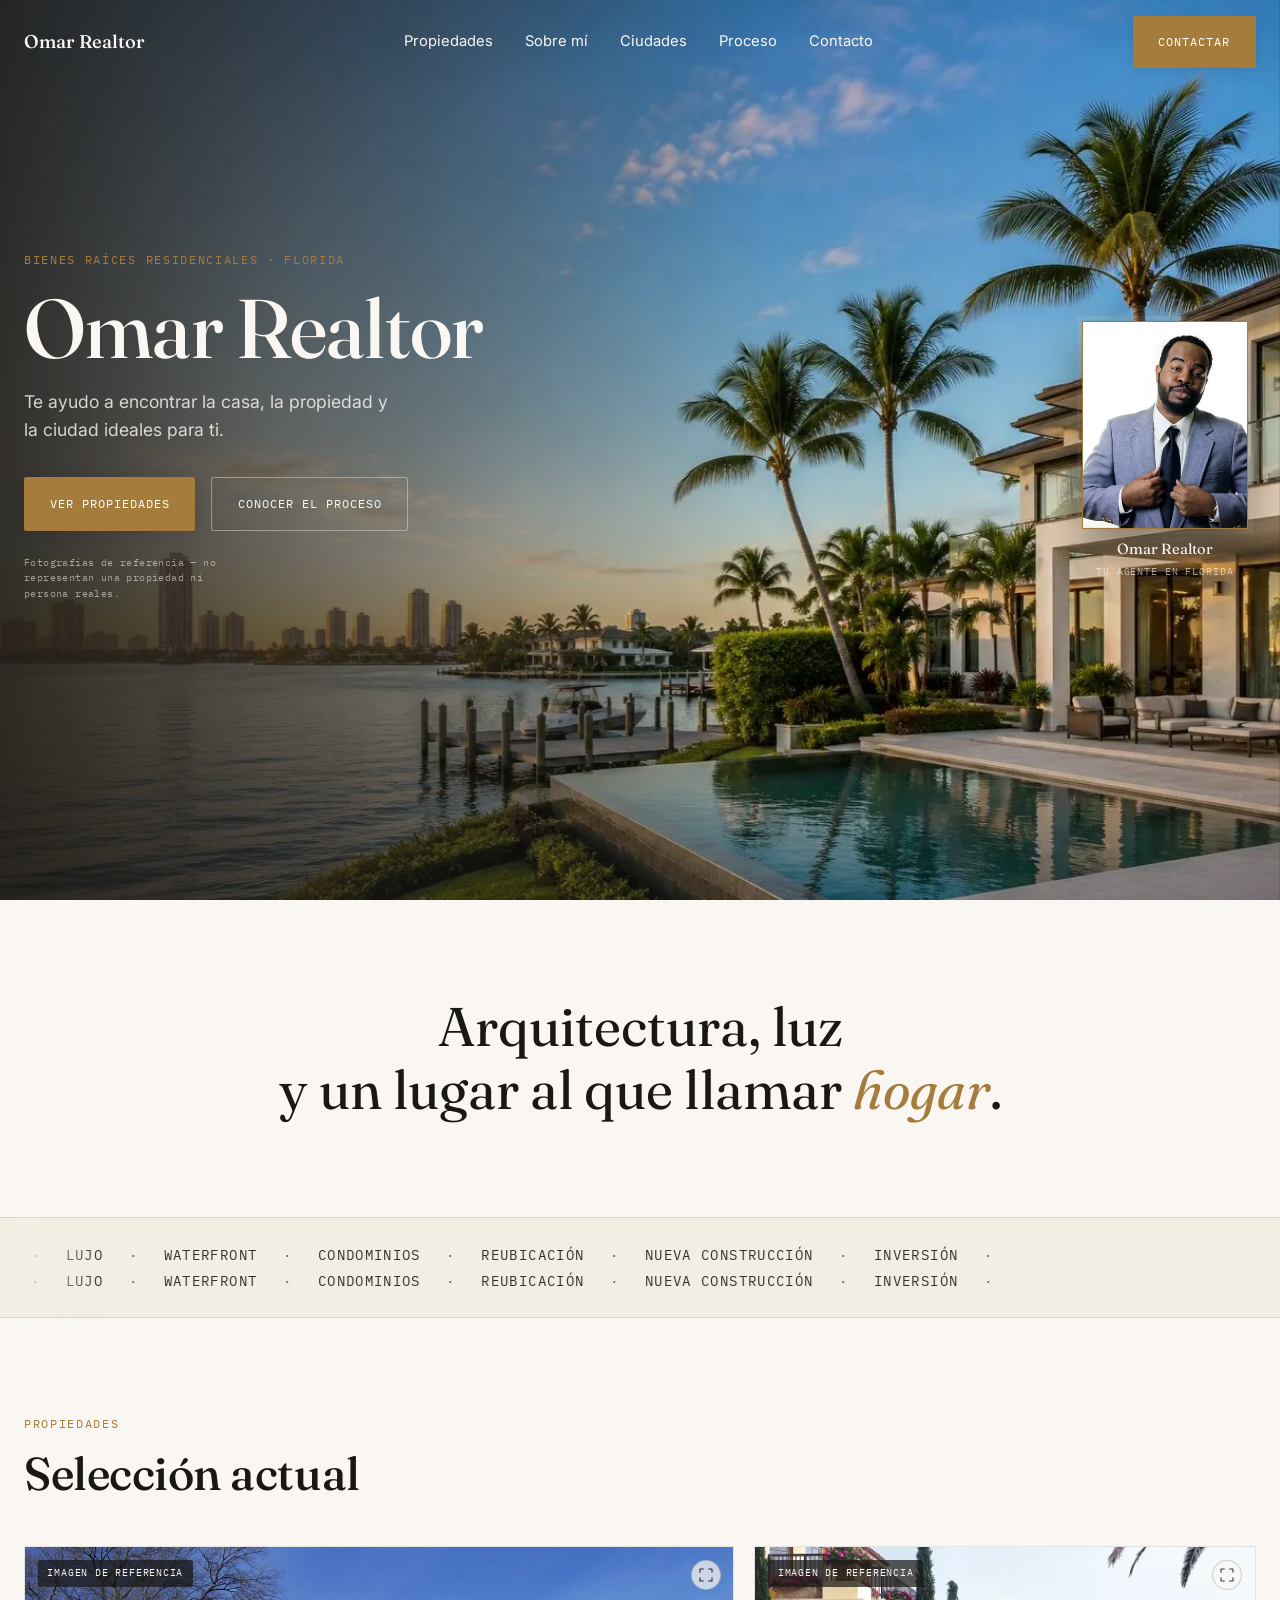
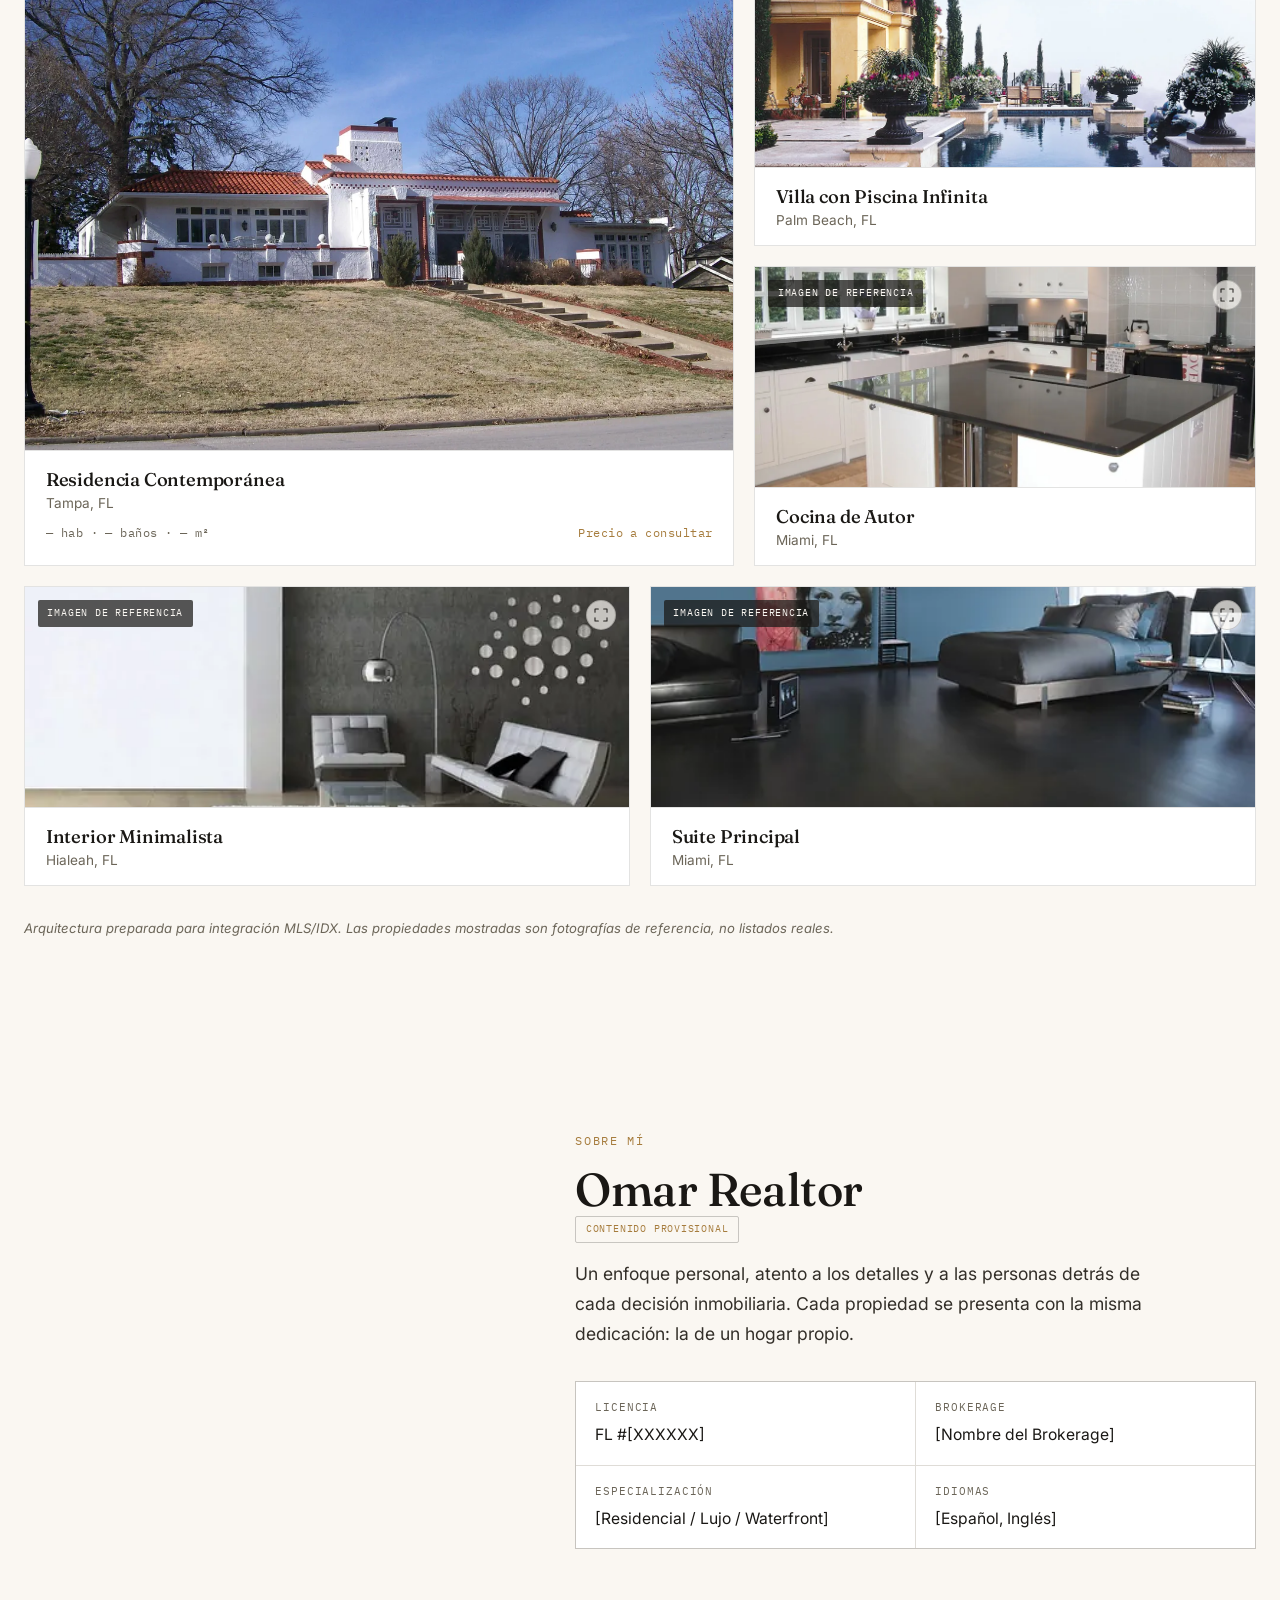
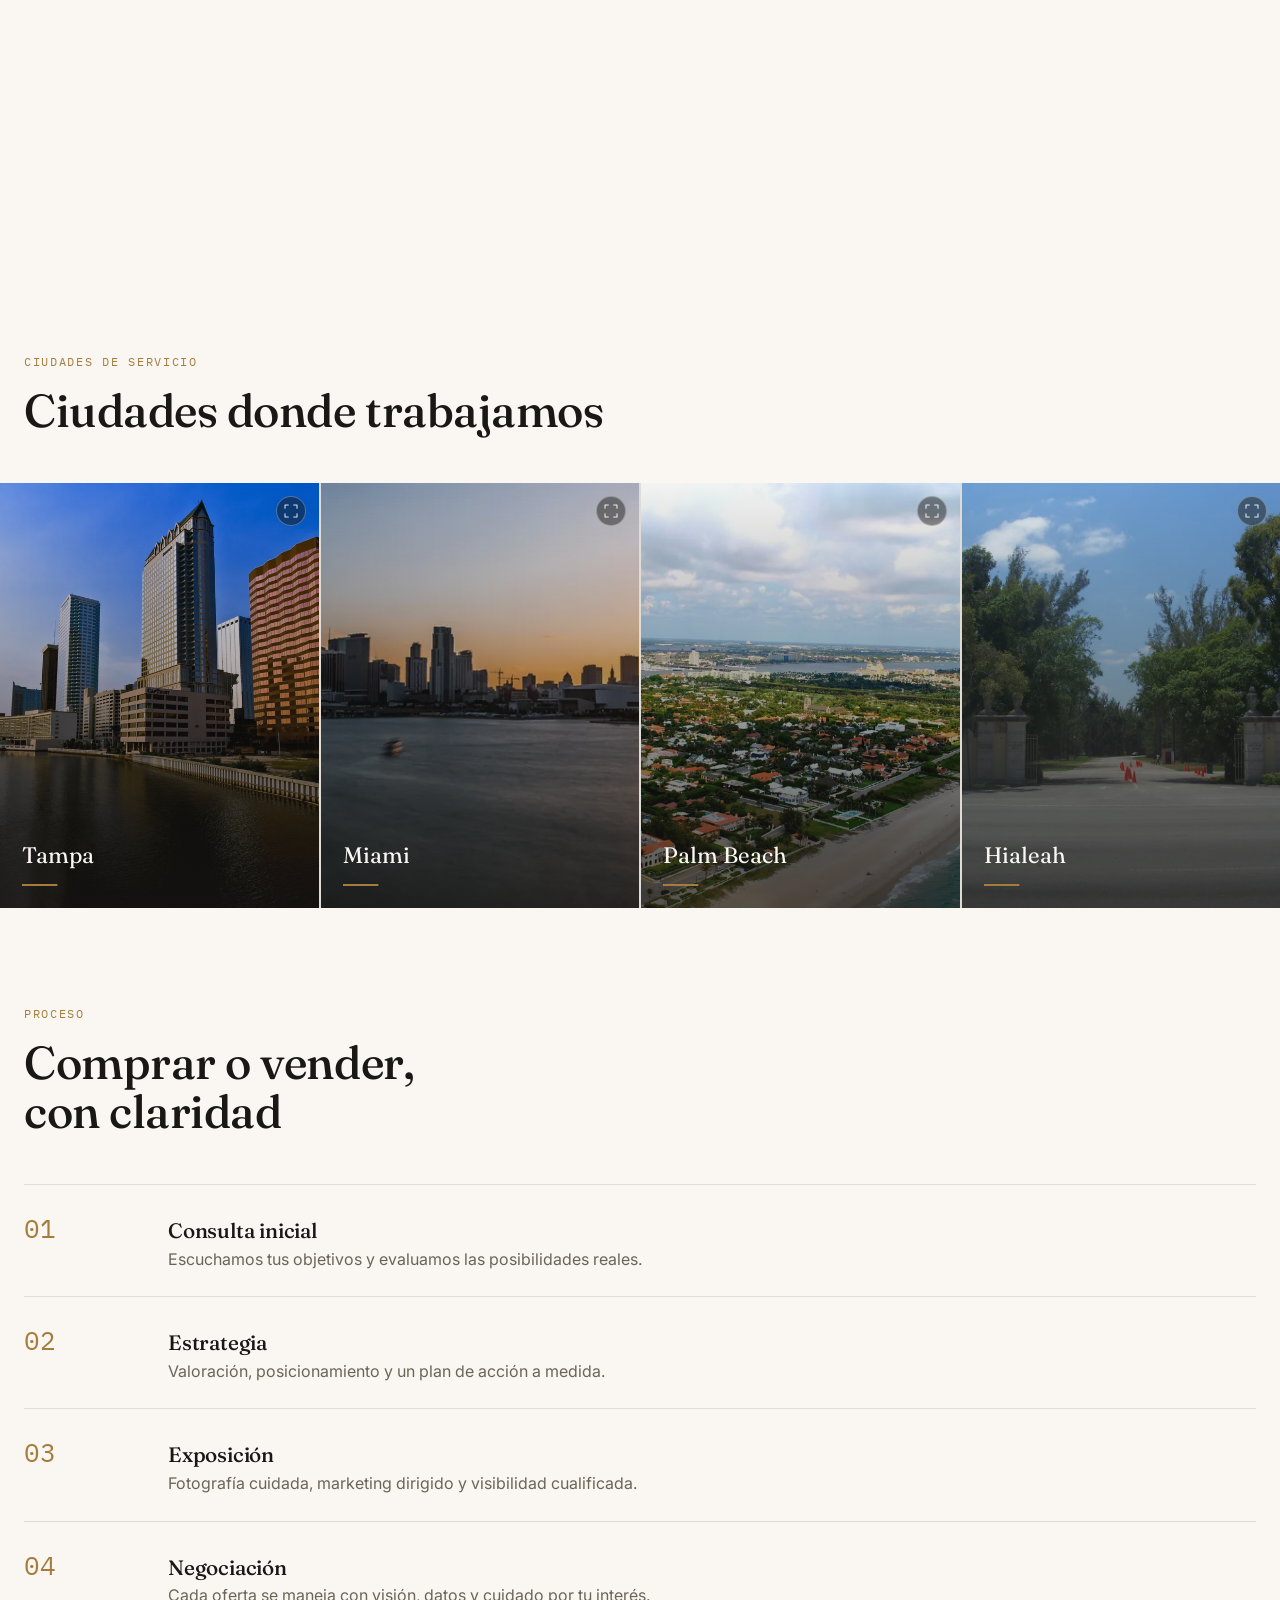
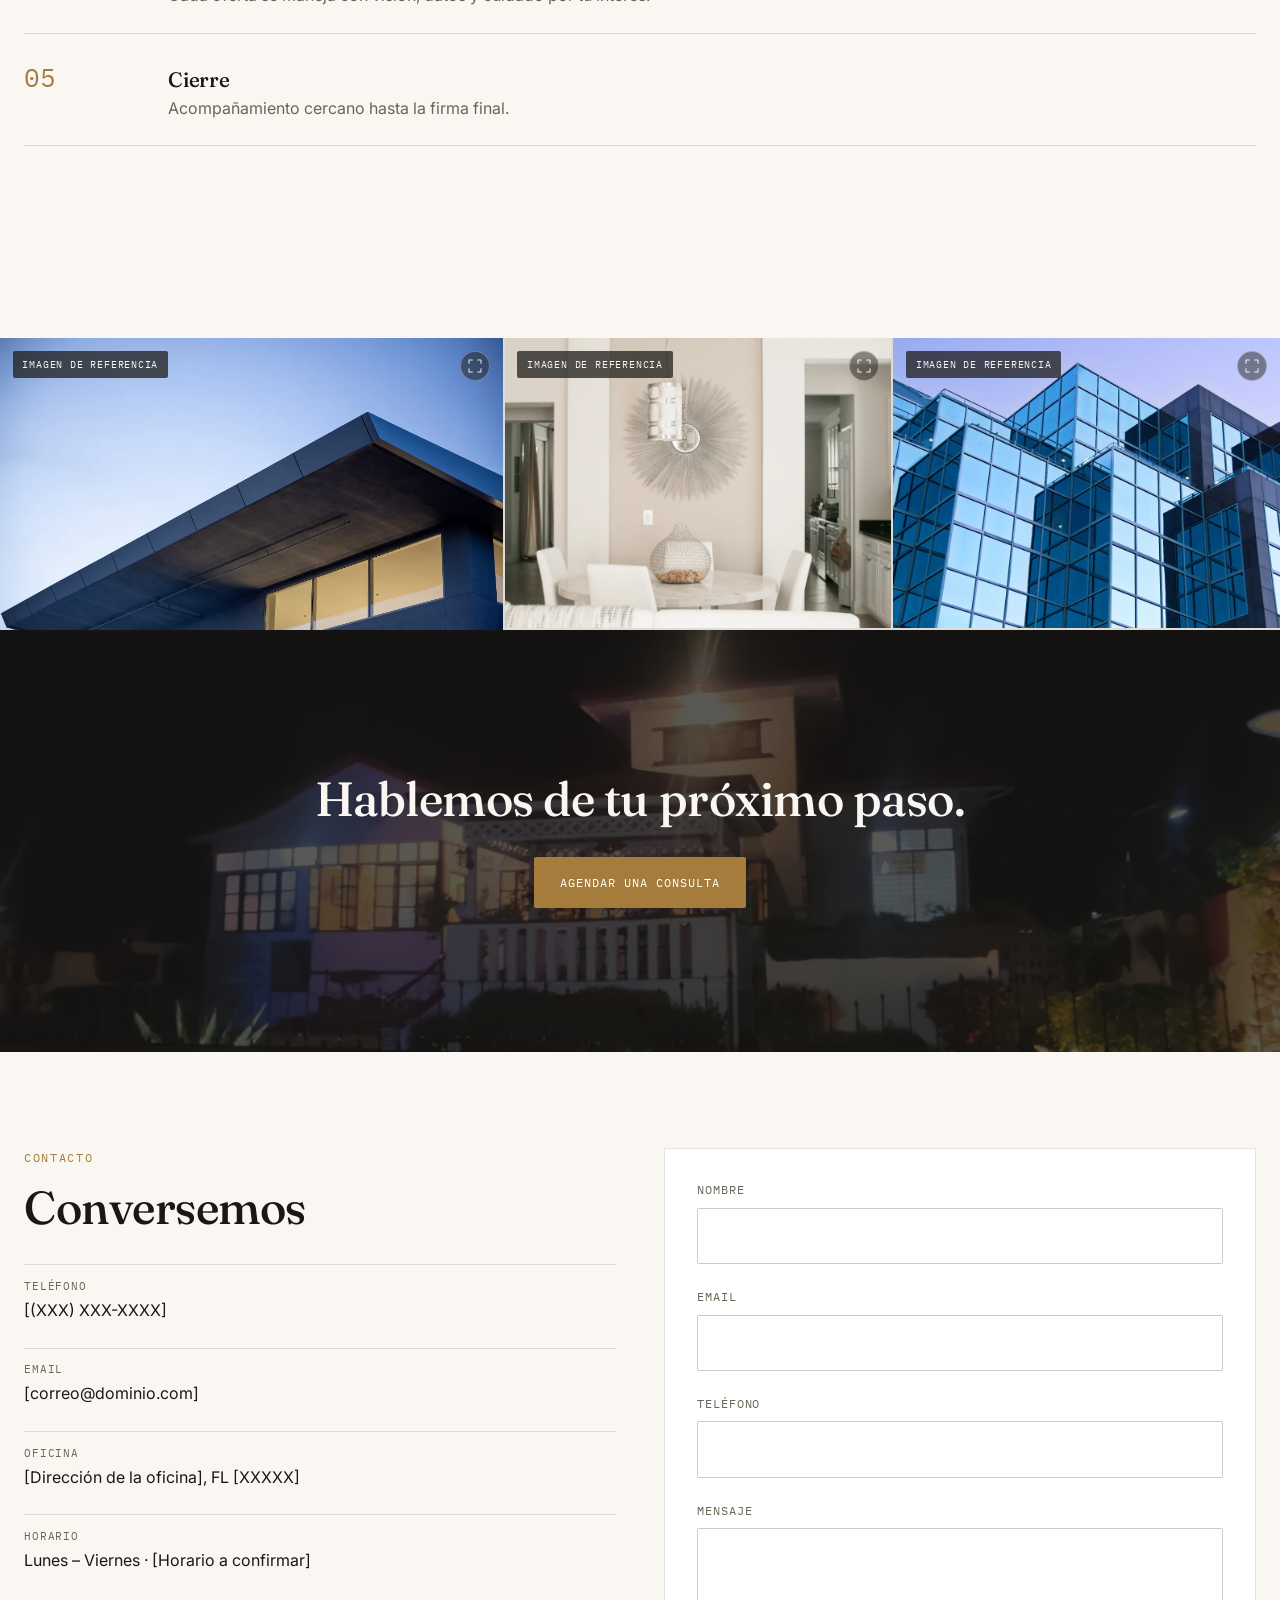
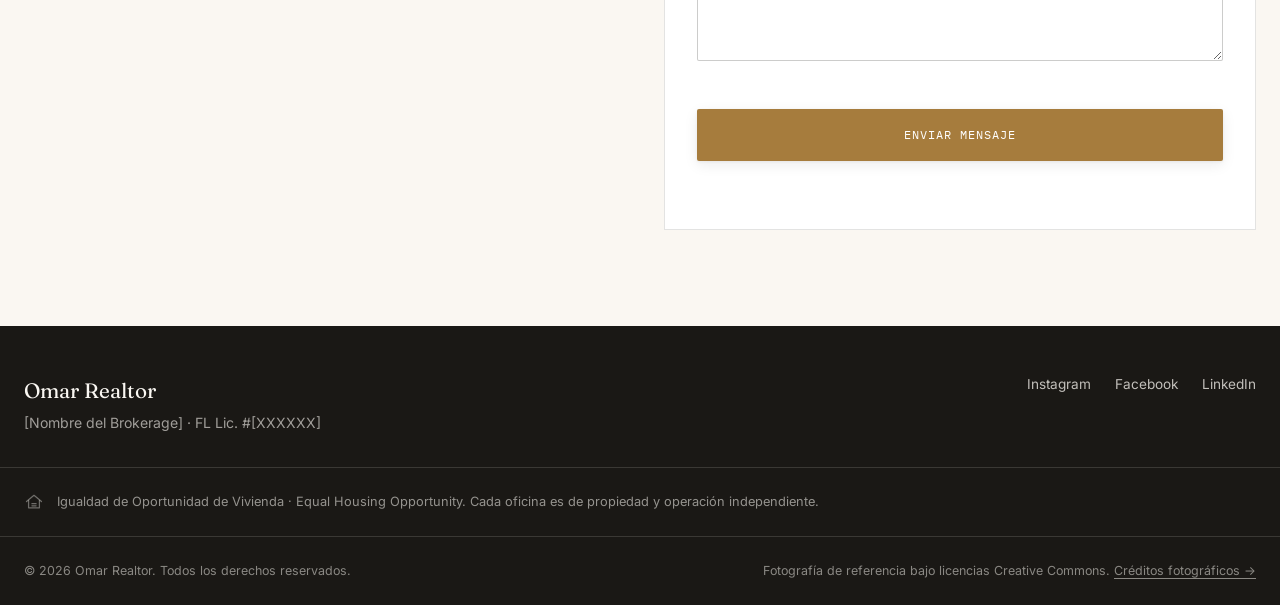
<file: index.html>
<!doctype html>
<html lang="es">
<head>
  <meta charset="utf-8" />
  <meta name="viewport" content="width=device-width, initial-scale=1" />
  <title>Omar Realtor · Bienes Raíces Residenciales en Florida</title>
  <meta name="description" content="Omar Realtor — bienes raíces residenciales en Tampa, Miami, Palm Beach y Hialeah, Florida. Propiedades seleccionadas, acompañamiento cercano en cada compra o venta." />
  <meta name="robots" content="index, follow" />

  <!-- Open Graph -->
  <meta property="og:type" content="website" />
  <meta property="og:title" content="Omar Realtor · Bienes Raíces Residenciales en Florida" />
  <meta property="og:description" content="Propiedades seleccionadas y acompañamiento cercano en Tampa, Miami, Palm Beach y Hialeah, Florida." />
  <meta property="og:image" content="assets/img/hero.webp" />

  <!-- Fonts -->
  <link rel="preconnect" href="https://fonts.googleapis.com" />
  <link rel="preconnect" href="https://fonts.gstatic.com" crossorigin />
  <link rel="stylesheet" href="https://fonts.googleapis.com/css2?family=Fraunces:ital,opsz,wght@0,9..144,300;0,9..144,400;0,9..144,500;0,9..144,600;1,9..144,400;1,9..144,500&family=Inter:wght@300;400;500;600;700&family=IBM+Plex+Mono:wght@400;500&display=swap" />

  <!-- Hero image priority -->
  <link rel="preload" as="image" href="assets/img/hero.webp" fetchpriority="high" />

  <link rel="stylesheet" href="styles.css?v=20260813g" />

  <!-- SEO local: schema.org RealEstateAgent — placeholders, completar con datos reales -->
  <script type="application/ld+json">
  {
    "@context": "https://schema.org",
    "@type": "RealEstateAgent",
    "name": "Omar Realtor",
    "worksFor": { "@type": "Organization", "name": "[Nombre del Brokerage]" },
    "areaServed": ["Tampa, FL", "Miami, FL", "Palm Beach, FL", "Hialeah, FL"],
    "address": { "@type": "PostalAddress", "addressRegion": "FL", "addressCountry": "US" },
    "telephone": "[(XXX) XXX-XXXX]",
    "url": "https://example.com"
  }
  </script>
</head>
<body>
  <a class="skip-link" href="#contenido">Saltar al contenido</a>

  <!-- Custom cursor (desktop, fine pointer only) -->
  <div class="cursor" data-cursor-root aria-hidden="true">
    <span class="cursor-dot"></span>
    <span class="cursor-ring"></span>
  </div>

  <!-- ============ NAVIGATION ============ -->
  <header class="nav" data-nav>
    <div class="nav-inner">
      <a class="nav-brand" href="#top">Omar Realtor</a>
      <nav class="nav-links" aria-label="Navegación principal">
        <a class="nav-link" href="#propiedades">Propiedades</a>
        <a class="nav-link" href="#sobre-mi">Sobre mí</a>
        <a class="nav-link" href="#areas">Ciudades</a>
        <a class="nav-link" href="#proceso">Proceso</a>
        <a class="nav-link" href="#contacto">Contacto</a>
      </nav>
      <a class="btn btn-nav-cta" href="#contacto">Contactar</a>
      <button class="nav-burger" type="button" data-nav-burger aria-expanded="false" aria-controls="nav-mobile" aria-label="Abrir menú">
        <span></span><span></span>
      </button>
    </div>
  </header>

  <!-- Fullscreen mobile menu -->
  <nav id="nav-mobile" class="nav-mobile" data-nav-mobile aria-hidden="true" aria-label="Navegación móvil">
    <a class="nav-mobile-link" href="#propiedades">Propiedades</a>
    <a class="nav-mobile-link" href="#sobre-mi">Sobre mí</a>
    <a class="nav-mobile-link" href="#areas">Ciudades</a>
    <a class="nav-mobile-link" href="#proceso">Proceso</a>
    <a class="nav-mobile-link" href="#contacto">Contacto</a>
    <a class="btn btn-mobile-cta" href="#contacto">Contactar</a>
  </nav>

  <main id="contenido">

    <!-- ============ HERO ============ -->
    <section class="hero" id="top" data-hero>
      <div class="hero-media">
        <img class="hero-img" src="assets/img/hero.webp" alt="Residencia frente al agua con piscina infinita, palmeras y vista al skyline al atardecer — fotografía de referencia" fetchpriority="high" loading="eager" decoding="sync" />
      </div>
      <div class="hero-vignette" aria-hidden="true"></div>
      <div class="hero-scrim" aria-hidden="true"></div>
      <div class="hero-grain" aria-hidden="true"></div>
      <div class="hero-inner">
        <span class="eyebrow">Bienes Raíces Residenciales · Florida</span>
        <h1 class="hero-title">Omar Realtor</h1>
        <p class="hero-sub">Te ayudo a encontrar la casa, la propiedad y la ciudad ideales para ti.</p>
        <div class="hero-actions">
          <a class="btn btn-primary" href="#propiedades">Ver propiedades</a>
          <a class="btn btn-ghost-hero" href="#proceso">Conocer el proceso</a>
        </div>
        <p class="hero-disclosure">Fotografías de referencia — no representan una propiedad ni persona reales.</p>
      </div>
      <a class="hero-agent" href="#sobre-mi" aria-label="Conoce a Omar Realtor">
        <span class="hero-agent-frame">
          <img src="assets/img/portrait-realtor.webp" alt="Omar Realtor — fotografía de referencia" loading="eager" decoding="async" />
        </span>
        <span class="hero-agent-caption">
          <span class="hero-agent-name">Omar Realtor</span>
          <span class="hero-agent-tag">Tu agente en Florida</span>
        </span>
      </a>
    </section>

    <!-- ============ STATEMENT ============ -->
    <section class="statement">
      <p class="statement-text" data-reveal data-split="lines">Arquitectura, luz<br>y un lugar al que llamar <em>hogar</em>.</p>
    </section>

    <!-- ============ SPECIALTIES MARQUEE ============ -->
    <div class="marquee" aria-hidden="true">
      <div class="marquee-track" data-marquee>
        <span>RESIDENCIAL</span><span>·</span>
        <span>LUJO</span><span>·</span>
        <span>WATERFRONT</span><span>·</span>
        <span>CONDOMINIOS</span><span>·</span>
        <span>REUBICACIÓN</span><span>·</span>
        <span>NUEVA CONSTRUCCIÓN</span><span>·</span>
        <span>INVERSIÓN</span><span>·</span>
      </div>
    </div>

    <!-- ============ FEATURED PROPERTIES ============ -->
    <section class="section" id="propiedades">
      <div class="section-head" data-reveal>
        <span class="eyebrow">Propiedades</span>
        <h2 class="section-title">Selección actual</h2>
      </div>

      <div class="bento">
        <article class="card card-property" data-reveal>
          <span class="ref-badge">Imagen de referencia</span>
          <button type="button" class="card-media" data-lightbox="properties" data-lightbox-caption="Residencia Contemporánea — Tampa, FL">
            <span class="expand-icon" aria-hidden="true"><svg viewBox="0 0 24 24" width="16" height="16" fill="none" stroke="currentColor" stroke-width="1.6" stroke-linecap="round" stroke-linejoin="round"><path d="M8 3H3v5M16 3h5v5M21 16v5h-5M3 16v5h5"/></svg></span>
            <img class="card-img" src="assets/img/featured-02.webp" alt="Fachada de vivienda blanca de estilo mediterráneo — fotografía de referencia" loading="lazy" decoding="async" />
          </button>
          <div class="card-meta">
            <h3 class="card-title">Residencia Contemporánea</h3>
            <p class="card-loc">Tampa, FL</p>
            <p class="card-data">— hab · — baños · — m² <span class="card-price">Precio a consultar</span></p>
          </div>
        </article>

        <article class="card card-property" data-reveal>
          <span class="ref-badge">Imagen de referencia</span>
          <button type="button" class="card-media" data-lightbox="properties" data-lightbox-caption="Villa con Piscina Infinita — Palm Beach, FL">
            <span class="expand-icon" aria-hidden="true"><svg viewBox="0 0 24 24" width="16" height="16" fill="none" stroke="currentColor" stroke-width="1.6" stroke-linecap="round" stroke-linejoin="round"><path d="M8 3H3v5M16 3h5v5M21 16v5h-5M3 16v5h5"/></svg></span>
            <img class="card-img" src="assets/img/featured-04.webp" alt="Piscina infinita frente a residencia mediterránea — fotografía de referencia" loading="lazy" decoding="async" />
          </button>
          <div class="card-meta">
            <h3 class="card-title">Villa con Piscina Infinita</h3>
            <p class="card-loc">Palm Beach, FL</p>
            <p class="card-data">— hab · — baños · — m² <span class="card-price">Precio a consultar</span></p>
          </div>
        </article>

        <article class="card card-property" data-reveal>
          <span class="ref-badge">Imagen de referencia</span>
          <button type="button" class="card-media" data-lightbox="properties" data-lightbox-caption="Cocina de Autor — Miami, FL">
            <span class="expand-icon" aria-hidden="true"><svg viewBox="0 0 24 24" width="16" height="16" fill="none" stroke="currentColor" stroke-width="1.6" stroke-linecap="round" stroke-linejoin="round"><path d="M8 3H3v5M16 3h5v5M21 16v5h-5M3 16v5h5"/></svg></span>
            <img class="card-img" src="assets/img/featured-03.webp" alt="Cocina moderna con isla de mármol — fotografía de referencia" loading="lazy" decoding="async" />
          </button>
          <div class="card-meta">
            <h3 class="card-title">Cocina de Autor</h3>
            <p class="card-loc">Miami, FL</p>
            <p class="card-data">— hab · — baños · — m² <span class="card-price">Precio a consultar</span></p>
          </div>
        </article>

        <article class="card card-property" data-reveal>
          <span class="ref-badge">Imagen de referencia</span>
          <button type="button" class="card-media" data-lightbox="properties" data-lightbox-caption="Interior Minimalista — Hialeah, FL">
            <span class="expand-icon" aria-hidden="true"><svg viewBox="0 0 24 24" width="16" height="16" fill="none" stroke="currentColor" stroke-width="1.6" stroke-linecap="round" stroke-linejoin="round"><path d="M8 3H3v5M16 3h5v5M21 16v5h-5M3 16v5h5"/></svg></span>
            <img class="card-img" src="assets/img/featured-01.webp" alt="Sala de estar minimalista con luz natural — fotografía de referencia" loading="lazy" decoding="async" />
          </button>
          <div class="card-meta">
            <h3 class="card-title">Interior Minimalista</h3>
            <p class="card-loc">Hialeah, FL</p>
            <p class="card-data">— hab · — baños · — m² <span class="card-price">Precio a consultar</span></p>
          </div>
        </article>

        <article class="card card-property" data-reveal>
          <span class="ref-badge">Imagen de referencia</span>
          <button type="button" class="card-media" data-lightbox="properties" data-lightbox-caption="Suite Principal — Miami, FL">
            <span class="expand-icon" aria-hidden="true"><svg viewBox="0 0 24 24" width="16" height="16" fill="none" stroke="currentColor" stroke-width="1.6" stroke-linecap="round" stroke-linejoin="round"><path d="M8 3H3v5M16 3h5v5M21 16v5h-5M3 16v5h5"/></svg></span>
            <img class="card-img" src="assets/img/featured-05.webp" alt="Dormitorio principal con luz natural — fotografía de referencia" loading="lazy" decoding="async" />
          </button>
          <div class="card-meta">
            <h3 class="card-title">Suite Principal</h3>
            <p class="card-loc">Miami, FL</p>
            <p class="card-data">— hab · — baños · — m² <span class="card-price">Precio a consultar</span></p>
          </div>
        </article>
      </div>

      <p class="idx-note">Arquitectura preparada para integración MLS/IDX. Las propiedades mostradas son fotografías de referencia, no listados reales.</p>
    </section>

    <!-- ============ ABOUT THE REALTOR ============ -->
    <section class="section about" id="sobre-mi">
      <div class="about-figure" data-reveal-mask>
        <span class="ref-badge">Imagen de referencia</span>
        <img src="assets/img/portrait-realtor.webp" alt="Retrato profesional — fotografía de referencia, a sustituir por foto real" loading="lazy" decoding="async" />
        <button type="button" class="figure-trigger" data-lightbox="portrait" data-lightbox-src="assets/img/portrait-realtor.webp" data-lightbox-caption="Omar Realtor">
          <span class="expand-icon" aria-hidden="true"><svg viewBox="0 0 24 24" width="16" height="16" fill="none" stroke="currentColor" stroke-width="1.6" stroke-linecap="round" stroke-linejoin="round"><path d="M8 3H3v5M16 3h5v5M21 16v5h-5M3 16v5h5"/></svg></span>
        </button>
      </div>
      <div class="about-text">
        <span class="eyebrow" data-reveal>Sobre mí</span>
        <h2 class="section-title" data-reveal>Omar Realtor</h2>
        <span class="ref-badge ref-badge--inline" data-reveal>Contenido provisional</span>
        <p class="about-bio" data-reveal>Un enfoque personal, atento a los detalles y a las personas detrás de cada decisión inmobiliaria. Cada propiedad se presenta con la misma dedicación: la de un hogar propio.</p>
        <dl class="credentials" data-reveal>
          <div class="credential"><dt>Licencia</dt><dd>FL #[XXXXXX]</dd></div>
          <div class="credential"><dt>Brokerage</dt><dd>[Nombre del Brokerage]</dd></div>
          <div class="credential"><dt>Especialización</dt><dd>[Residencial / Lujo / Waterfront]</dd></div>
          <div class="credential"><dt>Idiomas</dt><dd>[Español, Inglés]</dd></div>
        </dl>
      </div>
    </section>

    <!-- ============ AREAS SERVED / CITIES ============ -->
    <section class="section-flush" id="areas">
      <div class="section-head section-head--pad" data-reveal>
        <span class="eyebrow">Ciudades de servicio</span>
        <h2 class="section-title">Ciudades donde trabajamos</h2>
      </div>
      <div class="areas">
        <button type="button" class="area-card" data-reveal data-lightbox="areas" data-lightbox-caption="Tampa, FL">
          <span class="expand-icon" aria-hidden="true"><svg viewBox="0 0 24 24" width="16" height="16" fill="none" stroke="currentColor" stroke-width="1.6" stroke-linecap="round" stroke-linejoin="round"><path d="M8 3H3v5M16 3h5v5M21 16v5h-5M3 16v5h5"/></svg></span>
          <img class="area-img" src="assets/img/city-tampa.webp" alt="Tampa, Florida — skyline junto al río Hillsborough al atardecer" loading="lazy" decoding="async" />
          <span class="area-overlay" aria-hidden="true"></span>
          <span class="area-name">Tampa<span class="area-rule" aria-hidden="true"></span></span>
        </button>
        <button type="button" class="area-card" data-reveal data-lightbox="areas" data-lightbox-caption="Miami, FL">
          <span class="expand-icon" aria-hidden="true"><svg viewBox="0 0 24 24" width="16" height="16" fill="none" stroke="currentColor" stroke-width="1.6" stroke-linecap="round" stroke-linejoin="round"><path d="M8 3H3v5M16 3h5v5M21 16v5h-5M3 16v5h5"/></svg></span>
          <img class="area-img" src="assets/img/city-miami.webp" alt="Miami, Florida — skyline del centro al atardecer" loading="lazy" decoding="async" />
          <span class="area-overlay" aria-hidden="true"></span>
          <span class="area-name">Miami<span class="area-rule" aria-hidden="true"></span></span>
        </button>
        <button type="button" class="area-card" data-reveal data-lightbox="areas" data-lightbox-caption="Palm Beach, FL">
          <span class="expand-icon" aria-hidden="true"><svg viewBox="0 0 24 24" width="16" height="16" fill="none" stroke="currentColor" stroke-width="1.6" stroke-linecap="round" stroke-linejoin="round"><path d="M8 3H3v5M16 3h5v5M21 16v5h-5M3 16v5h5"/></svg></span>
          <img class="area-img" src="assets/img/city-palmbeach.webp" alt="Palm Beach, Florida — vista aérea costera de residencias de lujo" loading="lazy" decoding="async" />
          <span class="area-overlay" aria-hidden="true"></span>
          <span class="area-name">Palm Beach<span class="area-rule" aria-hidden="true"></span></span>
        </button>
        <button type="button" class="area-card" data-reveal data-lightbox="areas" data-lightbox-caption="Hialeah, FL">
          <span class="expand-icon" aria-hidden="true"><svg viewBox="0 0 24 24" width="16" height="16" fill="none" stroke="currentColor" stroke-width="1.6" stroke-linecap="round" stroke-linejoin="round"><path d="M8 3H3v5M16 3h5v5M21 16v5h-5M3 16v5h5"/></svg></span>
          <img class="area-img" src="assets/img/city-hialeah.webp" alt="Hialeah, Florida — entrada histórica de Hialeah Park" loading="lazy" decoding="async" />
          <span class="area-overlay" aria-hidden="true"></span>
          <span class="area-name">Hialeah<span class="area-rule" aria-hidden="true"></span></span>
        </button>
      </div>
    </section>

    <!-- ============ BUYING / SELLING PROCESS ============ -->
    <section class="section process" id="proceso">
      <div class="section-head" data-reveal>
        <span class="eyebrow">Proceso</span>
        <h2 class="section-title">Comprar o vender, con claridad</h2>
      </div>
      <ol class="process-list">
        <li class="process-item" data-reveal>
          <span class="process-num">01</span>
          <div><h3 class="process-title">Consulta inicial</h3><p class="process-text">Escuchamos tus objetivos y evaluamos las posibilidades reales.</p></div>
        </li>
        <li class="process-item" data-reveal>
          <span class="process-num">02</span>
          <div><h3 class="process-title">Estrategia</h3><p class="process-text">Valoración, posicionamiento y un plan de acción a medida.</p></div>
        </li>
        <li class="process-item" data-reveal>
          <span class="process-num">03</span>
          <div><h3 class="process-title">Exposición</h3><p class="process-text">Fotografía cuidada, marketing dirigido y visibilidad cualificada.</p></div>
        </li>
        <li class="process-item" data-reveal>
          <span class="process-num">04</span>
          <div><h3 class="process-title">Negociación</h3><p class="process-text">Cada oferta se maneja con visión, datos y cuidado por tu interés.</p></div>
        </li>
        <li class="process-item" data-reveal>
          <span class="process-num">05</span>
          <div><h3 class="process-title">Cierre</h3><p class="process-text">Acompañamiento cercano hasta la firma final.</p></div>
        </li>
      </ol>
    </section>

    <!-- ============ GALLERY ============ -->
    <section class="section-flush gallery">
      <div class="gallery-grid">
        <figure class="gallery-item gallery-item--tall" data-reveal>
          <span class="ref-badge">Imagen de referencia</span>
          <img src="assets/img/gallery-01.webp" alt="Detalle arquitectónico de cubierta al atardecer — fotografía de referencia" loading="lazy" decoding="async" />
          <button type="button" class="figure-trigger" data-lightbox="gallery" data-lightbox-src="assets/img/gallery-01.webp" data-lightbox-caption="Detalle arquitectónico">
            <span class="expand-icon" aria-hidden="true"><svg viewBox="0 0 24 24" width="16" height="16" fill="none" stroke="currentColor" stroke-width="1.6" stroke-linecap="round" stroke-linejoin="round"><path d="M8 3H3v5M16 3h5v5M21 16v5h-5M3 16v5h5"/></svg></span>
          </button>
        </figure>
        <figure class="gallery-item" data-reveal>
          <span class="ref-badge">Imagen de referencia</span>
          <img src="assets/img/gallery-02.webp" alt="Comedor moderno con luz natural — fotografía de referencia" loading="lazy" decoding="async" />
          <button type="button" class="figure-trigger" data-lightbox="gallery" data-lightbox-src="assets/img/gallery-02.webp" data-lightbox-caption="Comedor moderno">
            <span class="expand-icon" aria-hidden="true"><svg viewBox="0 0 24 24" width="16" height="16" fill="none" stroke="currentColor" stroke-width="1.6" stroke-linecap="round" stroke-linejoin="round"><path d="M8 3H3v5M16 3h5v5M21 16v5h-5M3 16v5h5"/></svg></span>
          </button>
        </figure>
        <figure class="gallery-item" data-reveal>
          <span class="ref-badge">Imagen de referencia</span>
          <img src="assets/img/gallery-03.webp" alt="Fachada de vidrio moderna al atardecer — fotografía de referencia" loading="lazy" decoding="async" />
          <button type="button" class="figure-trigger" data-lightbox="gallery" data-lightbox-src="assets/img/gallery-03.webp" data-lightbox-caption="Fachada de vidrio moderna">
            <span class="expand-icon" aria-hidden="true"><svg viewBox="0 0 24 24" width="16" height="16" fill="none" stroke="currentColor" stroke-width="1.6" stroke-linecap="round" stroke-linejoin="round"><path d="M8 3H3v5M16 3h5v5M21 16v5h-5M3 16v5h5"/></svg></span>
          </button>
        </figure>
      </div>
      <!-- Testimonials: sección omitida intencionalmente — se incorporará cuando existan testimonios reales de clientes -->
    </section>

    <!-- ============ CTA ============ -->
    <section class="cta">
      <img class="cta-bg" src="assets/img/cta-bg.webp" alt="Residencia iluminada al anochecer — fotografía de referencia" loading="lazy" decoding="async" />
      <div class="cta-tint" aria-hidden="true"></div>
      <div class="cta-inner" data-reveal>
        <h2 class="cta-title">Hablemos de tu próximo paso.</h2>
        <a class="btn btn-primary" href="#contacto">Agendar una consulta</a>
      </div>
    </section>

    <!-- ============ CONTACT ============ -->
    <section class="section contact" id="contacto">
      <div class="contact-info" data-reveal>
        <span class="eyebrow">Contacto</span>
        <h2 class="section-title">Conversemos</h2>
        <ul class="contact-list">
          <li><span class="contact-label">Teléfono</span><a href="tel:">[(XXX) XXX-XXXX]</a></li>
          <li><span class="contact-label">Email</span><a href="mailto:">[correo@dominio.com]</a></li>
          <li><span class="contact-label">Oficina</span><span>[Dirección de la oficina], FL [XXXXX]</span></li>
          <li><span class="contact-label">Horario</span><span>Lunes – Viernes · [Horario a confirmar]</span></li>
        </ul>
      </div>
      <form class="contact-form" data-reveal novalidate>
        <div class="field">
          <label for="f-name">Nombre</label>
          <input id="f-name" name="name" type="text" autocomplete="name" required />
        </div>
        <div class="field">
          <label for="f-email">Email</label>
          <input id="f-email" name="email" type="email" autocomplete="email" required />
        </div>
        <div class="field">
          <label for="f-phone">Teléfono</label>
          <input id="f-phone" name="phone" type="tel" autocomplete="tel" />
        </div>
        <div class="field">
          <label for="f-message">Mensaje</label>
          <textarea id="f-message" name="message" rows="4" required></textarea>
        </div>
        <button class="btn btn-primary btn-submit" type="submit">
          <span class="btn-label">Enviar mensaje</span>
        </button>
        <p class="form-status" data-form-status role="status" aria-live="polite"></p>
      </form>
    </section>
  </main>

  <!-- ============ FOOTER ============ -->
  <footer class="footer">
    <div class="footer-top">
      <div class="footer-brand">
        <p class="footer-name">Omar Realtor</p>
        <p class="footer-brokerage">[Nombre del Brokerage] · FL Lic. #[XXXXXX]</p>
      </div>
      <nav class="footer-social" aria-label="Redes sociales">
        <a href="#" aria-label="Instagram">Instagram</a>
        <a href="#" aria-label="Facebook">Facebook</a>
        <a href="#" aria-label="LinkedIn">LinkedIn</a>
      </nav>
    </div>
    <div class="footer-eho">
      <svg class="eho-icon" viewBox="0 0 24 24" width="20" height="20" aria-hidden="true" focusable="false">
        <path d="M3 11.5 12 4l9 7.5" fill="none" stroke="currentColor" stroke-width="1.5" stroke-linecap="round" stroke-linejoin="round"/>
        <path d="M5.5 10v9h13v-9" fill="none" stroke="currentColor" stroke-width="1.5" stroke-linecap="round" stroke-linejoin="round"/>
        <line x1="9.5" y1="14" x2="14.5" y2="14" stroke="currentColor" stroke-width="1.5" stroke-linecap="round"/>
        <line x1="9.5" y1="16.5" x2="14.5" y2="16.5" stroke="currentColor" stroke-width="1.5" stroke-linecap="round"/>
      </svg>
      <p>Igualdad de Oportunidad de Vivienda · Equal Housing Opportunity. Cada oficina es de propiedad y operación independiente.</p>
    </div>
    <div class="footer-bottom">
      <p>© <span data-year>2026</span> Omar Realtor. Todos los derechos reservados.</p>
      <p class="footer-credits">Fotografía de referencia bajo licencias Creative Commons. <a href="creditos.html">Créditos fotográficos →</a></p>
    </div>
  </footer>

  <!-- ============ LIGHTBOX ============ -->
  <div class="lightbox" data-lightbox-root role="dialog" aria-modal="true" aria-label="Visor de fotografías" aria-hidden="true">
    <div class="lightbox-scrim" data-lightbox-close></div>
    <button type="button" class="lightbox-close" data-lightbox-close aria-label="Cerrar">
      <svg viewBox="0 0 24 24" width="22" height="22" fill="none" stroke="currentColor" stroke-width="1.6" stroke-linecap="round"><line x1="5" y1="5" x2="19" y2="19"/><line x1="19" y1="5" x2="5" y2="19"/></svg>
    </button>
    <button type="button" class="lightbox-nav lightbox-prev" data-lightbox-prev aria-label="Foto anterior">
      <svg viewBox="0 0 24 24" width="26" height="26" fill="none" stroke="currentColor" stroke-width="1.6" stroke-linecap="round" stroke-linejoin="round"><polyline points="15 18 9 12 15 6"/></svg>
    </button>
    <div class="lightbox-stage">
      <img class="lightbox-img" data-lightbox-img alt="" />
      <p class="lightbox-caption" data-lightbox-caption></p>
      <p class="lightbox-counter" data-lightbox-counter></p>
    </div>
    <button type="button" class="lightbox-nav lightbox-next" data-lightbox-next aria-label="Foto siguiente">
      <svg viewBox="0 0 24 24" width="26" height="26" fill="none" stroke="currentColor" stroke-width="1.6" stroke-linecap="round" stroke-linejoin="round"><polyline points="9 18 15 12 9 6"/></svg>
    </button>
  </div>

  <!-- libs first (defer keeps order) -->
  <script defer src="lib/gsap.min.js"></script>

  <!-- brand data -->
  <script defer src="lib/manifest.js"></script>

  <!-- entry point -->
  <script defer src="main.js?v=20260813g"></script>
</body>
</html>
</file>
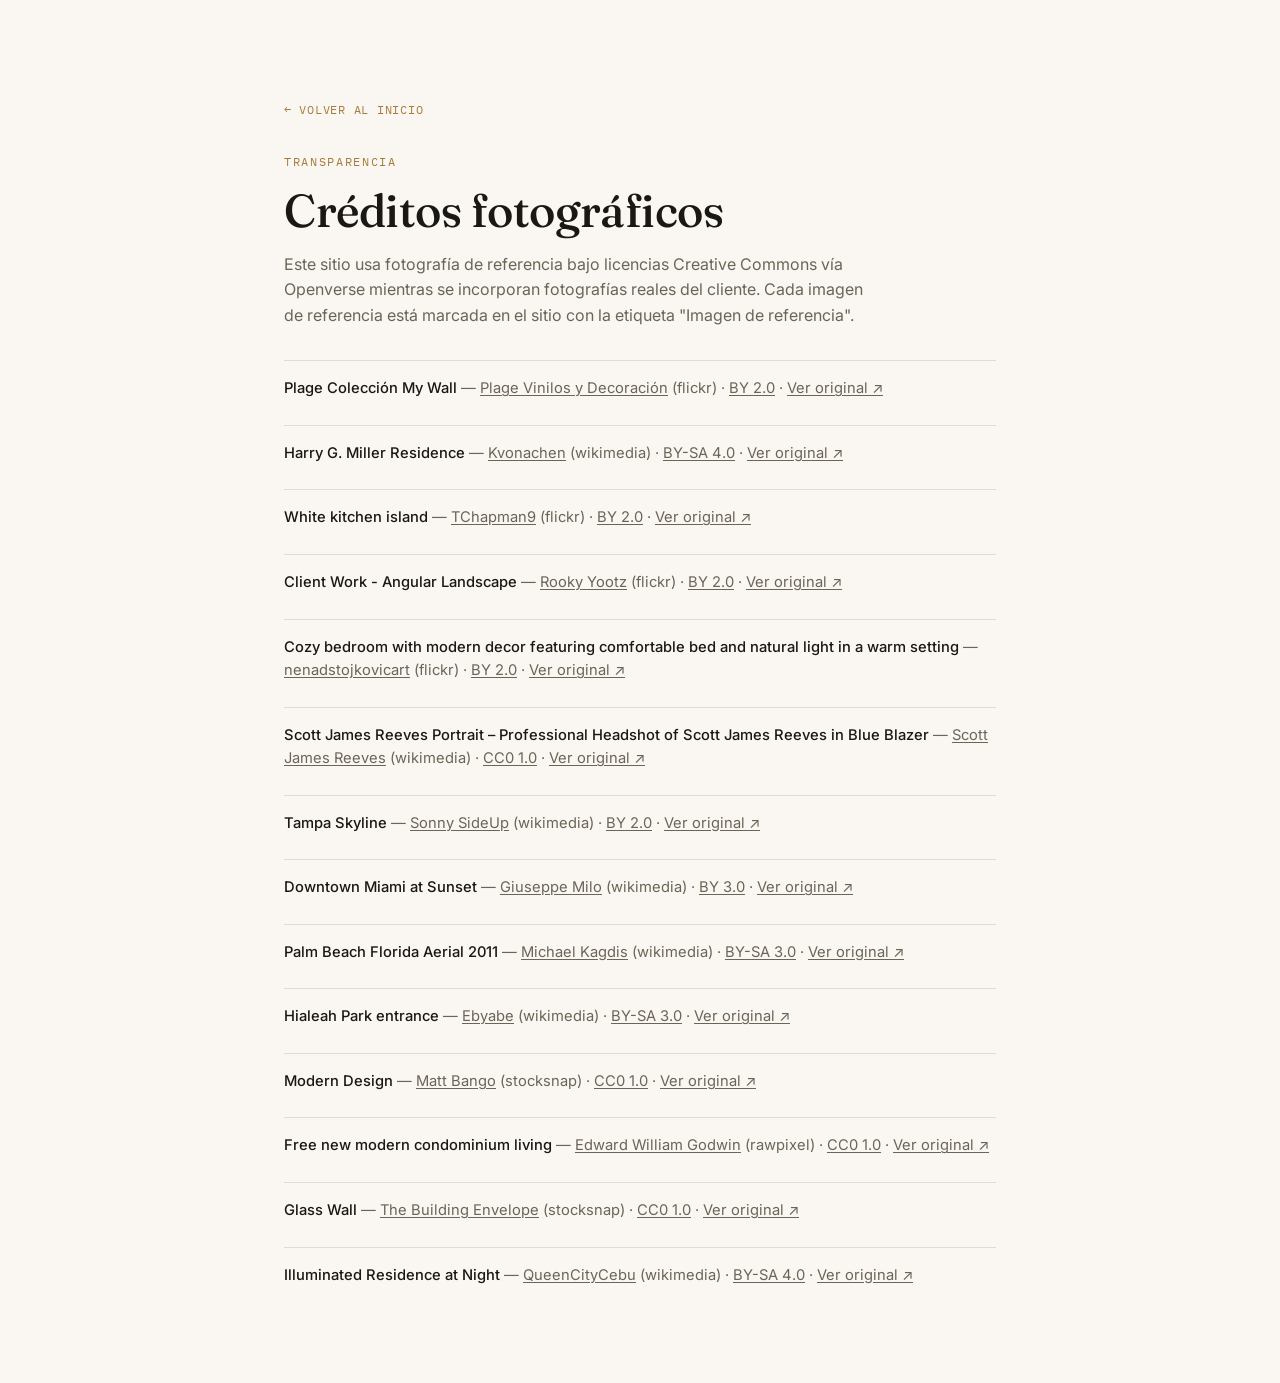
<file: creditos.html>
<!doctype html>
<html lang="es">
<head>
  <meta charset="utf-8" />
  <meta name="viewport" content="width=device-width, initial-scale=1" />
  <title>Créditos fotográficos · Omar Realtor</title>
  <meta name="robots" content="noindex, follow" />
  <link rel="preconnect" href="https://fonts.googleapis.com" />
  <link rel="preconnect" href="https://fonts.gstatic.com" crossorigin />
  <link rel="stylesheet" href="https://fonts.googleapis.com/css2?family=Fraunces:ital,opsz,wght@0,9..144,300;0,9..144,400;0,9..144,500;1,9..144,400&family=Inter:wght@300;400;500;600&family=IBM+Plex+Mono:wght@400;500&display=swap" />
  <link rel="stylesheet" href="styles.css?v=20260813g" />
  <style>
    .credits-wrap { max-width: 760px; margin-inline: auto; padding: var(--space-7) var(--space-3); }
    .credits-back { font-family: var(--font-mono); font-size: 0.78rem; letter-spacing: 0.06em; text-transform: uppercase; color: var(--accent); display: inline-block; margin-bottom: var(--space-4); }
    .credits-list { display: flex; flex-direction: column; gap: var(--space-3); margin-top: var(--space-4); }
    .credits-list li { border-top: 1px solid var(--line); padding-top: var(--space-2); font-size: 0.92rem; color: var(--muted); }
    .credits-list strong { color: var(--ink); font-weight: 500; }
    .credits-list a { text-decoration: underline; text-underline-offset: 2px; }
    .credits-list a:hover { color: var(--accent); }
    .credits-empty { color: var(--muted); }
  </style>
</head>
<body>
  <a class="skip-link" href="#contenido-creditos">Saltar al contenido</a>
  <main id="contenido-creditos" class="credits-wrap">
    <a class="credits-back" href="index.html">← Volver al inicio</a>
    <span class="eyebrow">Transparencia</span>
    <h1 class="section-title">Créditos fotográficos</h1>
    <p style="color: var(--muted); margin-top: var(--space-2); max-width: 60ch;">
      Este sitio usa fotografía de referencia bajo licencias Creative Commons vía
      <a href="https://openverse.org" target="_blank" rel="noopener">Openverse</a>
      mientras se incorporan fotografías reales del cliente. Cada imagen de referencia está marcada
      en el sitio con la etiqueta "Imagen de referencia".
    </p>
    <ul class="credits-list" data-credits>
      <li class="credits-empty">Cargando créditos…</li>
    </ul>
  </main>
  <script defer src="lib/credits-render.js?v=20260813g"></script>
</body>
</html>
</file>
<file: styles.css>
/* =============================================================
   FLORIDA REALTOR — Editorial de Arquitectura y Luz
   1. Tokens
   ============================================================= */
:root {
  /* Color */
  --bg:          #FAF7F2;
  --bg-2:        #F3EEE4;
  --surface:     #FFFFFF;
  --ink:         #1A1815;
  --ink-soft:    #332F29;
  --muted:       #6B6558;
  --accent:      #A67C3D;
  --accent-ink:  #FFFFFF;
  --accent-2:    #2F4F4A;
  --line:        rgba(26,24,21,0.12);
  --line-strong: rgba(26,24,21,0.22);
  --scrim:       rgba(26,24,21,0.55);

  /* Type */
  --font-display: "Fraunces", ui-serif, Georgia, serif;
  --font-body:    "Inter", -apple-system, BlinkMacSystemFont, "Segoe UI", system-ui, sans-serif;
  --font-mono:    "IBM Plex Mono", SFMono-Regular, ui-monospace, monospace;

  /* Spacing (8pt-ish scale) */
  --space-1: 0.5rem;
  --space-2: 1rem;
  --space-3: 1.5rem;
  --space-4: 2rem;
  --space-5: 3rem;
  --space-6: 4.5rem;
  --space-7: 6rem;
  --space-8: 9rem;

  /* Easings */
  --ease-out:    cubic-bezier(0.16, 1, 0.3, 1);
  --ease-in:     cubic-bezier(0.7, 0, 0.84, 0);
  --ease-soft:   cubic-bezier(0.25, 0.46, 0.45, 0.94);

  --radius: 2px;
  --container: 1360px;
  --nav-h: 84px;
}

/* =============================================================
   2. Reset & base
   ============================================================= */
*, *::before, *::after { box-sizing: border-box; margin: 0; }
html {
  -webkit-text-size-adjust: 100%;
  tab-size: 2;
  scroll-behavior: smooth;
  overflow-x: clip;
}
@media (prefers-reduced-motion: reduce) {
  html { scroll-behavior: auto; }
}
body {
  background: var(--bg);
  color: var(--ink);
  font-family: var(--font-body);
  font-size: 16px;
  line-height: 1.6;
  -webkit-font-smoothing: antialiased;
  -moz-osx-font-smoothing: grayscale;
  text-rendering: optimizeLegibility;
  overflow-x: clip;
  overscroll-behavior-y: none;
}
img, svg, video { display: block; max-width: 100%; }
img { height: auto; }
button { font: inherit; color: inherit; cursor: pointer; border: 0; background: none; }
a { color: inherit; text-decoration: none; }
p { text-wrap: pretty; }
h1, h2, h3, h4 { text-wrap: balance; line-height: 1.05; letter-spacing: -0.01em; font-family: var(--font-display); font-weight: 500; }
ul, ol { list-style: none; padding: 0; }
::selection { background: var(--accent); color: var(--accent-ink); }

:focus-visible {
  outline: 2px solid var(--accent);
  outline-offset: 3px;
  border-radius: 2px;
}

/* =============================================================
   3. Utilities
   ============================================================= */
.skip-link {
  position: fixed; top: -100px; left: 1rem; z-index: 9999;
  padding: .8rem 1.2rem; background: var(--ink); color: var(--bg);
  border-radius: 4px; font-weight: 500; transition: top .3s var(--ease-out);
}
.skip-link:focus { top: 1rem; }

.section {
  max-width: var(--container);
  margin-inline: auto;
  padding: var(--space-7) var(--space-3);
}
.section-flush { padding-block: var(--space-7) 0; }
.section-flush + .section-flush { padding-block: 0; }

.section-head { max-width: 640px; margin-bottom: var(--space-5); }
.section-head--pad { padding-inline: var(--space-3); max-width: none; }

.eyebrow {
  display: block;
  font-family: var(--font-mono);
  font-size: 0.75rem;
  letter-spacing: 0.14em;
  text-transform: uppercase;
  color: var(--accent);
  margin-bottom: var(--space-2);
}

.section-title {
  font-size: clamp(2rem, 3.6vw, 3.2rem);
  font-weight: 500;
  color: var(--ink);
}

/* Reference-photo disclosure badge */
.ref-badge {
  position: absolute; top: 0.8rem; left: 0.8rem; z-index: 3;
  font-family: var(--font-mono);
  font-size: 0.62rem;
  letter-spacing: 0.08em;
  text-transform: uppercase;
  color: var(--bg);
  background: rgba(26,24,21,0.72);
  padding: 0.35rem 0.6rem;
  border-radius: 2px;
  pointer-events: none;
}
.ref-badge--inline {
  position: static;
  display: inline-block;
  color: var(--accent);
  background: transparent;
  padding: 0;
  margin-bottom: var(--space-2);
  border: 1px solid var(--line-strong);
  padding: 0.3rem 0.6rem;
}

/* =============================================================
   4. Components — buttons, nav, cursor, marquee, form
   ============================================================= */
.btn {
  display: inline-flex; align-items: center; gap: 0.5rem;
  font-family: var(--font-mono);
  font-size: 0.78rem;
  letter-spacing: 0.08em;
  text-transform: uppercase;
  padding: 1rem 1.6rem;
  background: var(--accent);
  color: var(--accent-ink);
  border-radius: var(--radius);
  box-shadow: 0 4px 14px rgba(26,24,21,0.08), 0 1px 3px rgba(26,24,21,0.06);
  transition: transform .45s var(--ease-soft), box-shadow .45s var(--ease-soft);
}
.btn:hover {
  transform: translateY(-4px);
  box-shadow: 0 22px 44px rgba(26,24,21,0.18), 0 10px 22px rgba(166,124,61,0.25);
}
.btn:active { transform: translateY(-1px); transition-duration: .12s; }

.btn-nav-cta { display: none; }
@media (min-width: 720px) { .btn-nav-cta { display: inline-flex; } }

/* Custom cursor */
.cursor {
  position: fixed; top: 0; left: 0;
  pointer-events: none; z-index: 9999;
  display: none;
  mix-blend-mode: difference;
  opacity: 0;
  transition: opacity .25s var(--ease-out);
}
.cursor.is-ready { opacity: 1; }
@media (hover: hover) and (pointer: fine) { .cursor { display: block; } }
.cursor-dot, .cursor-ring { position: fixed; top: 0; left: 0; pointer-events: none; will-change: transform; }
.cursor-dot { width: 5px; height: 5px; margin: -2.5px; background: var(--bg); border-radius: 50%; }
.cursor-ring {
  width: 30px; height: 30px; margin: -15px; border: 1px solid var(--bg); border-radius: 50%;
  /* Growth on hover is driven by a scale() factor baked into the translate3d()
     string main.js writes each frame (lerped there for smoothness) — never
     width/height/margin, which would thrash layout on every animation tick. */
}
.has-cursor, .has-cursor a, .has-cursor button { cursor: none; }

/* Marquee */
.marquee {
  overflow: hidden; position: relative;
  border-block: 1px solid var(--line);
  padding-block: var(--space-3);
  background: var(--bg-2);
}
.marquee::before, .marquee::after {
  content: ""; position: absolute; top: 0; bottom: 0; width: 100px; z-index: 2; pointer-events: none;
}
.marquee::before { left: 0;  background: linear-gradient(90deg, var(--bg-2), transparent); }
.marquee::after  { right: 0; background: linear-gradient(270deg, var(--bg-2), transparent); }
.marquee-track {
  display: inline-flex; gap: 1.6rem; white-space: nowrap; will-change: transform;
  font-family: var(--font-mono); font-size: 0.85rem; letter-spacing: 0.1em; color: var(--muted);
}
.marquee-track span:nth-child(odd) { color: var(--ink-soft); }

/* Forms */
.field { margin-bottom: var(--space-3); }
.field label {
  display: block; font-family: var(--font-mono); font-size: 0.72rem;
  letter-spacing: 0.08em; text-transform: uppercase; color: var(--muted);
  margin-bottom: 0.5rem;
}
.field input, .field textarea {
  width: 100%; font: inherit; font-size: 1rem; color: var(--ink);
  background: var(--surface); border: 1px solid var(--line-strong);
  border-radius: var(--radius); padding: 0.9rem 1rem;
  transition: border-color .3s var(--ease-out), box-shadow .3s var(--ease-out);
}
.field input:focus, .field textarea:focus {
  outline: none; border-color: var(--accent);
  box-shadow: 0 0 0 3px rgba(166,124,61,0.18);
}
.btn-submit { width: 100%; justify-content: center; margin-top: var(--space-2); }
.btn-submit[disabled] { opacity: 0.6; pointer-events: none; }
.form-status { margin-top: var(--space-2); font-size: 0.9rem; color: var(--accent-2); min-height: 1.4em; }

/* =============================================================
   5. Navigation
   ============================================================= */
.nav {
  position: fixed; top: 0; inset-inline: 0; z-index: 100;
  height: var(--nav-h);
  transition: background-color .4s var(--ease-out), box-shadow .4s var(--ease-out);
}
.nav.is-scrolled {
  background: rgba(250,247,242,0.92);
  backdrop-filter: blur(12px);
  -webkit-backdrop-filter: blur(12px);
  box-shadow: 0 1px 0 var(--line);
}
.nav-inner {
  max-width: var(--container); margin-inline: auto; height: 100%;
  padding-inline: var(--space-3);
  display: flex; align-items: center; justify-content: space-between; gap: var(--space-3);
}
.nav-brand {
  font-family: var(--font-display); font-size: 1.15rem; font-weight: 500;
  color: var(--ink);
}
.nav:not(.is-scrolled) .nav-brand,
.nav:not(.is-scrolled) .nav-link { color: var(--bg); }
.nav-links { display: none; gap: var(--space-4); }
@media (min-width: 960px) { .nav-links { display: flex; } }
.nav-link {
  position: relative; padding: 0.25rem 0;
  font-size: 0.92rem;
}
.nav-link::after {
  content: ""; position: absolute; left: 0; right: 0; bottom: -3px;
  height: 1px; background: currentColor;
  transform: scaleX(0); transform-origin: right;
  transition: transform .45s var(--ease-soft);
}
.nav-link:hover::after { transform: scaleX(1); transform-origin: left; }

.nav-burger {
  display: grid; gap: 5px; width: 28px; z-index: 110;
}
@media (min-width: 720px) { .nav-burger { display: none; } }
.nav-burger span {
  display: block; height: 2px; background: var(--ink); transition: transform .35s var(--ease-soft), opacity .35s var(--ease-soft);
}
.nav:not(.is-scrolled) .nav-burger span { background: var(--bg); }
.nav-burger[aria-expanded="true"] span { background: var(--bg) !important; }
.nav-burger[aria-expanded="true"] span:first-child { transform: translateY(3.5px) rotate(45deg); }
.nav-burger[aria-expanded="true"] span:last-child { transform: translateY(-3.5px) rotate(-45deg); }

.nav-mobile {
  position: fixed; inset: 0; z-index: 90;
  background: var(--ink); color: var(--bg);
  display: grid; place-items: center; gap: var(--space-3);
  clip-path: inset(0 0 100% 0);
  transition: clip-path .65s var(--ease-soft);
}
.nav-mobile[aria-hidden="false"] { clip-path: inset(0); }
.nav-mobile-link { font-family: var(--font-display); font-size: 1.8rem; }
.btn-mobile-cta { margin-top: var(--space-2); }

/* =============================================================
   6. Hero (provisional)
   ============================================================= */
.hero {
  position: relative;
  min-height: 100vh; min-height: 100svh;
  display: flex;
  overflow: hidden;
  background: var(--ink);
}

/* Full-bleed media with a slow ambient breathing zoom — the "acercamiento y
   alejamiento" from the reference component, done with transform only so it
   never touches layout. Paused under reduced-motion. */
.hero-media { position: absolute; inset: 0; overflow: hidden; }
.hero-img {
  width: 100%; height: 100%; object-fit: cover;
  object-position: 50% 78%;
  transform: scale(1);
  animation: heroBreathe 28s ease-in-out infinite alternate;
  will-change: transform;
}
@keyframes heroBreathe {
  from { transform: scale(1); }
  to   { transform: scale(1.09); }
}
@media (prefers-reduced-motion: reduce) {
  .hero-img { animation: none; }
}

/* Vignette + directional scrim give the shot depth and keep the copy legible
   without flattening the whole frame — top-to-bottom on mobile (content sits
   above the shot), left-to-right on desktop (content sits beside it). */
.hero-vignette {
  position: absolute; inset: 0; pointer-events: none;
  background: radial-gradient(130% 85% at 50% 78%, transparent 38%, rgba(26,24,21,0.6) 100%);
}
.hero-scrim {
  position: absolute; inset: 0; pointer-events: none;
  background: linear-gradient(180deg, rgba(26,24,21,0.92) 0%, rgba(26,24,21,0.55) 40%, rgba(26,24,21,0.1) 68%, transparent 84%);
}
.hero-grain {
  position: absolute; inset: 0; opacity: 0.05; mix-blend-mode: overlay; pointer-events: none;
  background-image: url("data:image/svg+xml;utf8,<svg xmlns='http://www.w3.org/2000/svg' viewBox='0 0 200 200'><filter id='n'><feTurbulence type='fractalNoise' baseFrequency='0.9' numOctaves='3' stitchTiles='stitch'/><feColorMatrix values='0 0 0 0 0 0 0 0 0 0 0 0 0 0 0 0 0 0 0.5 0'/></filter><rect width='100%25' height='100%25' filter='url(%23n)'/></svg>");
  background-size: 220px 220px;
}

.hero-inner {
  position: relative; z-index: 2;
  display: flex; flex-direction: column; justify-content: flex-start;
  width: 100%; max-width: var(--container); margin-inline: auto;
  padding: calc(var(--nav-h) + var(--space-3)) var(--space-3) var(--space-6);
}
.hero-title { font-size: clamp(2.6rem, 7vw, 5.2rem); color: var(--bg); max-width: 16ch; }
.hero-sub { font-size: 1.1rem; color: rgba(250,247,242,0.82); margin-top: var(--space-2); max-width: 34ch; }
.hero-actions { display: flex; flex-wrap: wrap; gap: 1rem; margin-top: var(--space-4); }

.btn-ghost-hero {
  background: transparent; color: var(--bg);
  border: 1px solid rgba(250,247,242,0.4);
  box-shadow: none;
}
.btn-ghost-hero:hover {
  border-color: var(--bg);
  background: rgba(250,247,242,0.08);
  transform: translateY(-4px);
  box-shadow: 0 16px 32px rgba(26,24,21,0.28);
}

.hero-disclosure {
  font-family: var(--font-mono); font-size: 0.62rem; letter-spacing: 0.04em;
  color: rgba(250,247,242,0.55); margin-top: var(--space-3); max-width: 34ch;
}

/* Hero signature: a small framed portrait of the agent, resting in the
   scene like a photograph rather than a cut-out — the one bold new element,
   everything else in the hero stays as it was. */
.hero-agent {
  position: absolute; z-index: 3;
  left: 50%; bottom: var(--space-4);
  transform: translateX(-50%);
  display: flex; flex-direction: column; align-items: center; gap: 0.55rem;
  text-decoration: none;
}
.hero-agent-frame {
  display: block; width: 96px; aspect-ratio: 4/5; overflow: hidden;
  border: 1px solid var(--accent);
  box-shadow: 0 20px 40px rgba(26,24,21,0.45), 0 0 0 5px rgba(250,247,242,0.08);
  background: var(--ink);
  transition: transform .4s var(--ease-soft), box-shadow .4s var(--ease-soft);
}
.hero-agent-frame img { width: 100%; height: 100%; object-fit: cover; object-position: 50% 12%; }
.hero-agent:hover .hero-agent-frame {
  transform: translateY(-4px);
  box-shadow: 0 28px 54px rgba(26,24,21,0.5), 0 0 0 5px rgba(250,247,242,0.14);
}
.hero-agent-caption { text-align: center; }
.hero-agent-name { display: block; font-family: var(--font-display); font-size: 0.92rem; color: var(--bg); }
.hero-agent-tag {
  display: block; font-family: var(--font-mono); font-size: 0.6rem;
  letter-spacing: 0.09em; text-transform: uppercase; color: rgba(250,247,242,0.62); margin-top: 0.15rem;
}
@media (min-width: 720px) {
  .hero-agent { left: auto; right: var(--space-4); bottom: auto; top: 50%; transform: translateY(-50%); }
  .hero-agent-frame { width: clamp(140px, 13vw, 210px); }
}

@media (min-width: 720px) {
  .hero-img { object-position: 68% 42%; }
  .hero-vignette { background: radial-gradient(120% 90% at 68% 40%, transparent 40%, rgba(26,24,21,0.55) 100%); }
  .hero-scrim { background: linear-gradient(90deg, rgba(26,24,21,0.88) 0%, rgba(26,24,21,0.5) 32%, rgba(26,24,21,0.06) 60%, transparent 78%); }
  .hero-inner { justify-content: center; padding-top: var(--space-3); }
}

/* =============================================================
   7. Statement
   ============================================================= */
.statement {
  max-width: 1000px; margin-inline: auto;
  padding: var(--space-7) var(--space-3);
  text-align: center;
}
.statement-text {
  font-family: var(--font-display); font-weight: 400;
  font-size: clamp(1.9rem, 4.6vw, 3.4rem);
  line-height: 1.15; color: var(--ink);
}
.statement-text em { color: var(--accent); font-style: italic; }

/* =============================================================
   8. Bento — featured properties
   ============================================================= */
.bento {
  display: grid;
  grid-template-columns: 1fr;
  gap: 1.25rem;
}
@media (min-width: 640px) { .bento { grid-template-columns: repeat(2, 1fr); } }
@media (min-width: 960px) {
  .bento {
    grid-template-columns: repeat(12, 1fr);
    grid-auto-rows: 300px;
    grid-auto-flow: dense;
  }
  .bento .card:nth-child(1) { grid-column: span 7; grid-row: span 2; }
  .bento .card:nth-child(2) { grid-column: span 5; grid-row: span 1; }
  .bento .card:nth-child(3) { grid-column: span 5; grid-row: span 1; }
  .bento .card:nth-child(4) { grid-column: span 6; grid-row: span 1; }
  .bento .card:nth-child(5) { grid-column: span 6; grid-row: span 1; }
}

.card { position: relative; }
.card-property {
  display: flex; flex-direction: column;
  background: var(--surface);
  border: 1px solid var(--line);
  overflow: hidden;
}
.card-media {
  position: relative; flex: 1; overflow: hidden; min-height: 220px;
  display: block; width: 100%; appearance: none; border: 0; padding: 0;
  background: none; font: inherit; text-align: left; cursor: pointer;
}
.card-img { position: absolute; inset: 0; width: 100%; height: 100%; object-fit: cover; transition: transform .8s var(--ease-soft), filter .55s; }
.card-property:hover .card-img { transform: scale(1.08); filter: saturate(1.08) brightness(1.02); }
.card-property:hover {
  box-shadow: 0 40px 80px -30px rgba(26,24,21,0.35), 0 0 0 1px rgba(166,124,61,0.3);
}
.card-meta { padding: 1.2rem 1.3rem 1.4rem; border-top: 1px solid var(--line); }
.card-title { font-size: 1.15rem; margin-bottom: 0.2rem; }
.card-loc { font-size: 0.85rem; color: var(--muted); margin-bottom: 0.6rem; }
.card-data {
  font-family: var(--font-mono); font-size: 0.72rem; letter-spacing: 0.04em;
  color: var(--muted); display: flex; justify-content: space-between; align-items: baseline; gap: 0.6rem; flex-wrap: wrap;
}
.card-price { color: var(--accent); }

.idx-note {
  margin-top: var(--space-4);
  font-size: 0.82rem; color: var(--muted); font-style: italic;
}

/* =============================================================
   9. About the realtor
   ============================================================= */
.about {
  display: grid; gap: var(--space-5);
}
@media (min-width: 860px) {
  .about { grid-template-columns: 0.85fr 1.15fr; align-items: start; }
  .about-figure { position: sticky; top: calc(var(--nav-h) + var(--space-3)); }
}
.about-figure {
  position: relative; aspect-ratio: 4/5; overflow: hidden;
  clip-path: inset(0 0 100% 0);
  transition: clip-path 1.1s var(--ease-soft);
}
.about-figure.is-revealed { clip-path: inset(0); }
.about-figure img { width: 100%; height: 100%; object-fit: cover; }
.figure-trigger {
  position: absolute; inset: 0; z-index: 2;
  display: block; width: 100%; appearance: none; border: 0; padding: 0;
  background: none; cursor: pointer;
}
.about-bio { font-size: 1.1rem; line-height: 1.7; color: var(--ink-soft); max-width: 52ch; margin-bottom: var(--space-4); }
.credentials {
  display: grid; grid-template-columns: repeat(2, 1fr); gap: 1px;
  background: var(--line); border: 1px solid var(--line);
}
.credential { background: var(--surface); padding: 1.1rem 1.2rem; }
.credential dt {
  font-family: var(--font-mono); font-size: 0.66rem; letter-spacing: 0.08em; text-transform: uppercase;
  color: var(--muted); margin-bottom: 0.35rem;
}
.credential dd { font-size: 0.98rem; color: var(--ink); }

/* =============================================================
   10. Areas served
   ============================================================= */
.areas {
  display: grid; grid-template-columns: 1fr; gap: 2px;
  background: var(--line);
}
@media (min-width: 540px) { .areas { grid-template-columns: repeat(2, 1fr); } }
@media (min-width: 960px) { .areas { grid-template-columns: repeat(4, 1fr); } }
.area-card {
  position: relative; display: block; width: 100%;
  aspect-ratio: 3/4; overflow: hidden; background: var(--ink);
  appearance: none; border: 0; padding: 0; font: inherit; text-align: left; cursor: pointer;
}
@media (min-width: 540px) { .area-card { aspect-ratio: 4/5; } }
@media (min-width: 960px) { .area-card { aspect-ratio: 3/4; } }
.area-img { position: absolute; inset: 0; width: 100%; height: 100%; object-fit: cover; transition: transform 1s var(--ease-soft); }
.area-overlay {
  position: absolute; inset: 0;
  background: linear-gradient(180deg, rgba(26,24,21,0.05) 0%, rgba(26,24,21,0.75) 100%);
  transition: background .5s var(--ease-out);
}
.area-card:hover .area-img { transform: scale(1.08); }
.area-card:hover .area-overlay { background: linear-gradient(180deg, rgba(47,79,74,0.15) 0%, rgba(26,24,21,0.8) 100%); }
.area-name {
  position: absolute; left: 1.4rem; bottom: 1.4rem; right: 1.4rem; z-index: 2;
  color: var(--bg); font-family: var(--font-display); font-size: 1.4rem;
}
.area-rule {
  display: block; width: 3.6rem; height: 2px; margin-top: 0.6rem;
  background: var(--accent); transform: scaleX(0.61); transform-origin: left;
  transition: transform .4s var(--ease-out);
}
.area-card:hover .area-rule { transform: scaleX(1); }

/* Small "expand" affordance shown on every clickable photo — always visible,
   subtle, brightens on hover/focus so it never reads as decoration. */
.expand-icon {
  position: absolute; top: 0.8rem; right: 0.8rem; z-index: 3;
  display: grid; place-items: center; width: 30px; height: 30px;
  color: var(--bg); background: rgba(26,24,21,0.55);
  border: 1px solid rgba(250,247,242,0.35); border-radius: 50%;
  opacity: 0.85; transition: opacity .3s var(--ease-out), background .3s var(--ease-out), transform .3s var(--ease-soft);
  pointer-events: none;
}
.area-card:hover .expand-icon,
.card-media:hover .expand-icon,
.figure-trigger:hover .expand-icon,
.gallery-item:hover .expand-icon {
  opacity: 1; background: rgba(26,24,21,0.78); transform: scale(1.08);
}
.card-media .expand-icon { color: var(--ink); background: rgba(250,247,242,0.85); border-color: var(--line-strong); }
.card-media:hover .expand-icon { background: var(--surface); }

/* =============================================================
   11. Process
   ============================================================= */
.process-list { display: flex; flex-direction: column; }
.process-item {
  display: grid; grid-template-columns: auto 1fr; gap: var(--space-3);
  align-items: baseline;
  padding-block: var(--space-3);
  border-top: 1px solid var(--line);
}
.process-item:last-child { border-bottom: 1px solid var(--line); }
.process-num {
  font-family: var(--font-mono); font-size: 1.6rem; color: var(--accent);
  min-width: 3ch;
}
.process-title { font-size: 1.3rem; margin-bottom: 0.3rem; }
.process-text { color: var(--muted); max-width: 56ch; }
@media (min-width: 720px) {
  .process-item { grid-template-columns: 120px 1fr; }
}

/* =============================================================
   12. Gallery
   ============================================================= */
.gallery-grid {
  display: grid; grid-template-columns: 1fr; gap: 2px; background: var(--line);
}
@media (min-width: 860px) {
  .gallery-grid { grid-template-columns: 1.3fr 1fr 1fr; }
  .gallery-item--tall { grid-row: span 2; }
}
.gallery-item { position: relative; overflow: hidden; background: var(--ink); aspect-ratio: 4/3; }
.gallery-item--tall { aspect-ratio: 4/5; }
@media (min-width: 860px) { .gallery-item--tall { aspect-ratio: auto; } }
.gallery-item img {
  position: absolute; inset: 0; width: 100%; height: 100%; object-fit: cover;
  transition: transform 1s var(--ease-soft);
}
.gallery-item:hover img { transform: scale(1.06); }

/* =============================================================
   13. CTA
   ============================================================= */
.cta { position: relative; padding: var(--space-8) var(--space-3); overflow: hidden; }
.cta-bg { position: absolute; inset: 0; width: 100%; height: 100%; object-fit: cover; }
.cta-tint { position: absolute; inset: 0; background: rgba(26,24,21,0.72); }
.cta-inner { position: relative; z-index: 2; max-width: 700px; margin-inline: auto; text-align: center; color: var(--bg); }
.cta-title { font-size: clamp(2rem, 4vw, 3rem); color: var(--bg); margin-bottom: var(--space-4); }

/* =============================================================
   14. Contact
   ============================================================= */
.contact { display: grid; gap: var(--space-5); }
@media (min-width: 860px) { .contact { grid-template-columns: 1fr 1fr; } }
.contact-list { margin-top: var(--space-4); display: grid; gap: var(--space-3); }
.contact-list li { display: flex; flex-direction: column; gap: 0.2rem; border-top: 1px solid var(--line); padding-top: 0.8rem; }
.contact-label { font-family: var(--font-mono); font-size: 0.66rem; letter-spacing: 0.08em; text-transform: uppercase; color: var(--muted); }
.contact-list a:hover { color: var(--accent); }
.contact-form { background: var(--surface); border: 1px solid var(--line); padding: var(--space-4); }

/* =============================================================
   15. Footer
   ============================================================= */
.footer { background: var(--ink); color: var(--bg); }
.footer-top {
  max-width: var(--container); margin-inline: auto; padding: var(--space-5) var(--space-3) var(--space-4);
  display: flex; flex-wrap: wrap; justify-content: space-between; gap: var(--space-3);
}
.footer-name { font-family: var(--font-display); font-size: 1.3rem; }
.footer-brokerage { color: rgba(250,247,242,0.6); font-size: 0.88rem; margin-top: 0.3rem; }
.footer-social { display: flex; gap: var(--space-3); }
.footer-social a { font-size: 0.85rem; opacity: 0.75; transition: opacity .3s; }
.footer-social a:hover { opacity: 1; color: var(--accent); }
.footer-eho {
  max-width: var(--container); margin-inline: auto; padding: var(--space-3);
  display: flex; align-items: center; gap: 0.8rem;
  border-top: 1px solid rgba(250,247,242,0.14);
  color: rgba(250,247,242,0.55); font-size: 0.8rem;
}
.eho-icon { flex-shrink: 0; opacity: 0.7; }
.footer-bottom {
  max-width: var(--container); margin-inline: auto; padding: var(--space-3);
  display: flex; flex-wrap: wrap; justify-content: space-between; gap: var(--space-2);
  border-top: 1px solid rgba(250,247,242,0.14);
  color: rgba(250,247,242,0.5); font-size: 0.78rem;
}
.footer-credits a { text-decoration: underline; text-underline-offset: 3px; }
.footer-credits a:hover { color: var(--accent); }

/* =============================================================
   15b. Lightbox
   ============================================================= */
html.lightbox-open, body.lightbox-open { overflow: hidden; }

.lightbox {
  position: fixed; inset: 0; z-index: 1000;
  display: none;
  align-items: center; justify-content: center;
  opacity: 0;
  transition: opacity .35s var(--ease-out);
}
.lightbox[aria-hidden="false"] { display: flex; opacity: 1; }

.lightbox-scrim {
  position: absolute; inset: 0;
  background: rgba(26,24,21,0.94);
}

.lightbox-stage {
  position: relative; z-index: 2;
  max-width: min(92vw, 1400px);
  max-height: 90vh;
  display: flex; flex-direction: column; align-items: center; gap: 0.8rem;
  padding: 0 var(--space-3);
}
.lightbox-img {
  max-width: 100%; max-height: 76vh; width: auto; height: auto;
  object-fit: contain;
  box-shadow: 0 40px 100px rgba(26,24,21,0.5);
  background: var(--ink);
  opacity: 0; transform: scale(0.98);
  transition: opacity .35s var(--ease-out), transform .35s var(--ease-out);
}
.lightbox-img.is-loaded { opacity: 1; transform: scale(1); }
.lightbox-caption {
  color: var(--bg); font-family: var(--font-display); font-size: 1.1rem; text-align: center;
}
.lightbox-counter {
  color: rgba(250,247,242,0.55); font-family: var(--font-mono); font-size: 0.72rem; letter-spacing: 0.08em;
}

.lightbox-close, .lightbox-nav {
  position: fixed; z-index: 3;
  display: grid; place-items: center;
  width: 48px; height: 48px;
  color: var(--bg); background: rgba(250,247,242,0.08);
  border: 1px solid rgba(250,247,242,0.25); border-radius: 50%;
  transition: background .25s var(--ease-out), transform .25s var(--ease-soft);
}
.lightbox-close:hover, .lightbox-nav:hover { background: rgba(250,247,242,0.18); transform: scale(1.06); }
.lightbox-close { top: var(--space-3); right: var(--space-3); }
.lightbox-nav { top: 50%; transform: translateY(-50%); }
.lightbox-nav:hover { transform: translateY(-50%) scale(1.06); }
.lightbox-prev { left: var(--space-3); }
.lightbox-next { right: var(--space-3); }
.lightbox.is-single .lightbox-nav { display: none; }

@media (max-width: 719px) {
  .lightbox-close { top: 0.8rem; right: 0.8rem; width: 42px; height: 42px; }
  .lightbox-nav { width: 42px; height: 42px; }
  .lightbox-prev { left: 0.5rem; }
  .lightbox-next { right: 0.5rem; }
  .lightbox-img { max-height: 66vh; }
}

/* =============================================================
   16. Effects — reveals & tilt
   ============================================================= */
[data-reveal] {
  opacity: 0; transform: translateY(36px);
  transition: opacity .8s var(--ease-soft), transform .8s var(--ease-soft);
}
[data-reveal].is-revealed { opacity: 1; transform: none; }
.reveal[data-split], [data-reveal][data-split] { opacity: 1; transform: none; }
.statement-text[data-split] { opacity: 0; transform: translateY(20px); transition: opacity .9s var(--ease-soft), transform .9s var(--ease-soft); }
.statement-text[data-split].is-revealed { opacity: 1; transform: none; }

.has-tilt {
  --rx: 0deg; --ry: 0deg;
  transform: perspective(1000px) rotateX(var(--rx)) rotateY(var(--ry));
  transform-style: preserve-3d;
  transition: transform .55s var(--ease-soft);
}
.has-tilt:hover { transition-duration: .15s; }

/* =============================================================
   17. Responsive — extra breakpoints
   ============================================================= */
@media (min-width: 1600px) {
  .section { padding-inline: 0; }
}

/* =============================================================
   18. Reduced motion — only genuinely intrusive effects
   ============================================================= */
@media (prefers-reduced-motion: reduce) {
  .marquee-track { animation-duration: 0s !important; }
}
</file>
